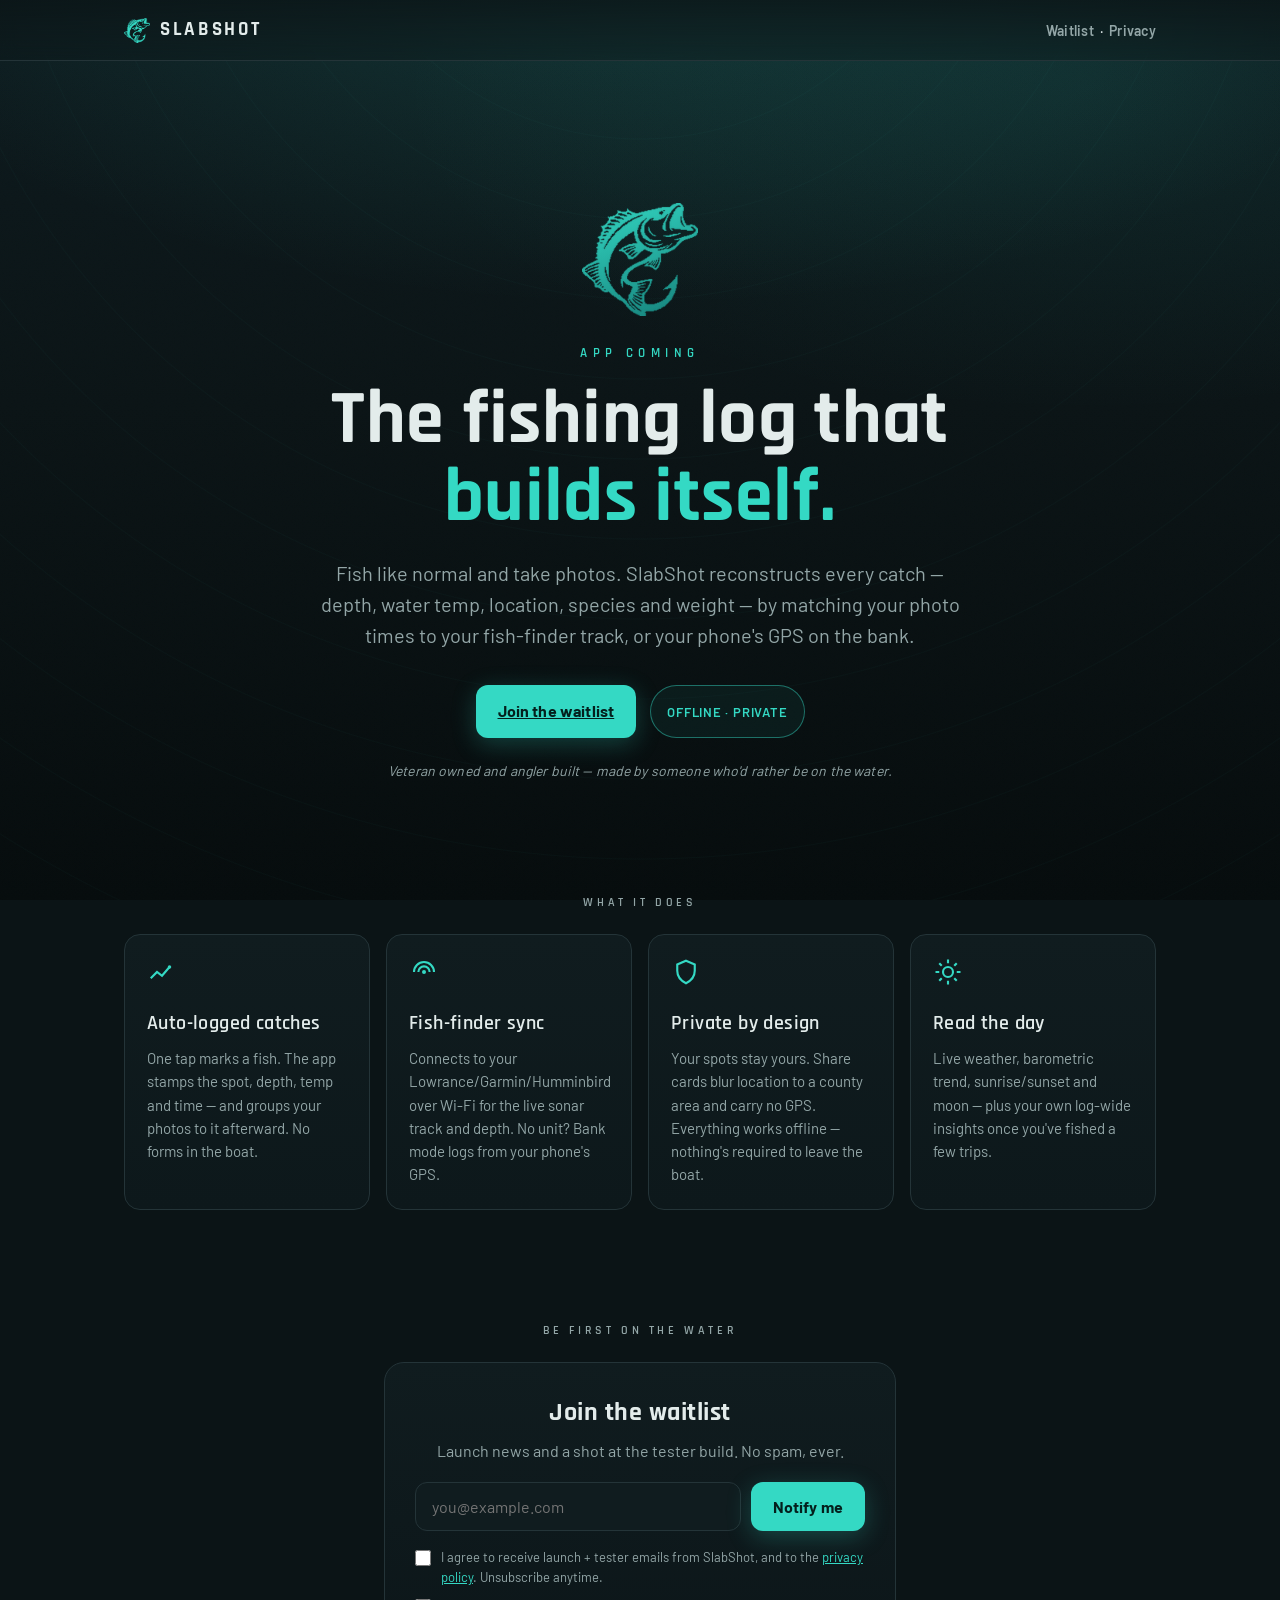
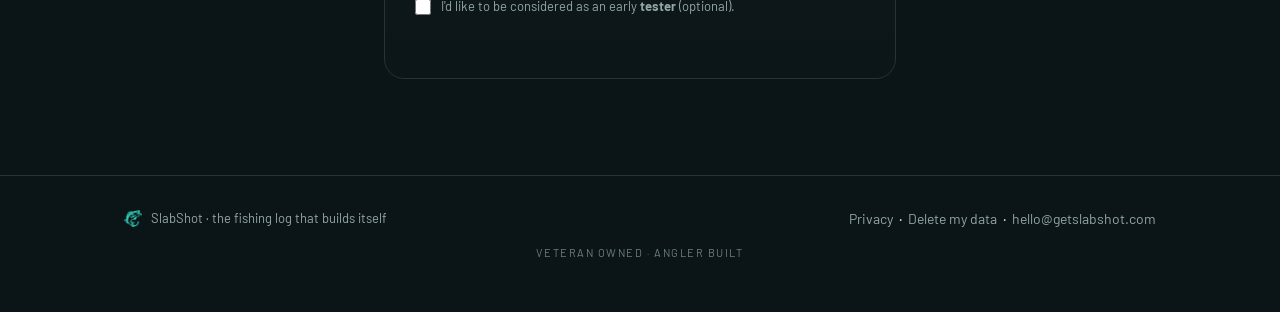
<file: index.html>
<!doctype html>
<html lang="en">
<head>
<meta charset="utf-8">
<meta name="viewport" content="width=device-width, initial-scale=1">
<title>SlabShot — the fishing log that builds itself</title>
<meta name="description" content="SlabShot reconstructs every catch — depth, temp, location, species, weight — from your fish-finder track or phone GPS by matching your photo times. Offline. Private. App coming.">
<link rel="canonical" href="https://getslabshot.com/">
<meta property="og:title" content="SlabShot — the fishing log that builds itself">
<meta property="og:description" content="Auto-logged catches from your fish-finder or phone GPS. Offline, private, built for the water. Join the waitlist.">
<meta property="og:type" content="website">
<meta property="og:url" content="https://getslabshot.com/">
<meta property="og:image" content="https://getslabshot.com/assets/img/icon-512.png">
<meta name="theme-color" content="#0B1416">
<link rel="icon" href="/favicon.ico" sizes="any">
<link rel="icon" type="image/png" sizes="32x32" href="/assets/img/icon-32.png">
<link rel="icon" type="image/png" sizes="16x16" href="/assets/img/icon-16.png">
<link rel="apple-touch-icon" href="/assets/img/icon-180.png">
<link rel="manifest" href="/site.webmanifest">
<link rel="preload" as="font" href="/assets/fonts/rajdhani_bold.ttf" type="font/ttf" crossorigin>
<link rel="stylesheet" href="/assets/css/slab.css">
</head>
<body>
<div class="bg" aria-hidden="true"></div>

<header class="bar">
  <div class="wrap">
    <a class="brand" href="/">
      <span class="mark" aria-hidden="true"></span>
      <span class="wordmark">SLABSHOT</span>
    </a>
    <nav><a href="#waitlist">Waitlist</a> &nbsp;·&nbsp; <a href="/privacy.html">Privacy</a></nav>
  </div>
</header>

<main>
  <!-- HERO -->
  <section class="hero">
    <div class="wrap">
      <div class="mark-xl reveal d1" aria-hidden="true"></div>
      <p class="eyebrow reveal d1">App coming</p>
      <h1 class="reveal d2">The fishing log that<br><span class="accent">builds itself.</span></h1>
      <p class="lede reveal d3">
        Fish like normal and take photos. SlabShot reconstructs every catch — depth, water
        temp, location, species and weight — by matching your photo times to your fish-finder
        track, or your phone's GPS on the bank.
      </p>
      <div class="cta-row reveal d4">
        <a class="btn" href="#waitlist">Join the waitlist</a>
        <span class="pill">Offline · Private</span>
      </div>
      <p class="founder-note reveal d4">Veteran owned and angler built — made by someone who'd rather be on the water.</p>
    </div>
  </section>

  <!-- WHAT IT DOES -->
  <section>
    <div class="wrap">
      <p class="section-label">What it does</p>
      <div class="grid">
        <div class="card reveal d1">
          <svg class="ic" viewBox="0 0 24 24" fill="none" stroke="currentColor" stroke-width="1.7"><path d="M3 17l5-5 4 3 6-7"/><circle cx="18" cy="8" r="1.4" fill="currentColor" stroke="none"/></svg>
          <h3>Auto-logged catches</h3>
          <p>One tap marks a fish. The app stamps the spot, depth, temp and time — and groups your
          photos to it afterward. No forms in the boat.</p>
        </div>
        <div class="card reveal d2">
          <svg class="ic" viewBox="0 0 24 24" fill="none" stroke="currentColor" stroke-width="1.7"><path d="M4 12a8 8 0 0 1 16 0"/><path d="M7.5 12a4.5 4.5 0 0 1 9 0"/><circle cx="12" cy="12" r="1.6" fill="currentColor" stroke="none"/></svg>
          <h3>Fish-finder sync</h3>
          <p>Connects to your Lowrance/Garmin/Humminbird over Wi-Fi for the live sonar track and
          depth. No unit? Bank mode logs from your phone's GPS.</p>
        </div>
        <div class="card reveal d3">
          <svg class="ic" viewBox="0 0 24 24" fill="none" stroke="currentColor" stroke-width="1.7"><path d="M12 3l7 3v5c0 4.5-3 8-7 10-4-2-7-5.5-7-10V6z"/></svg>
          <h3>Private by design</h3>
          <p>Your spots stay yours. Share cards blur location to a county area and carry no GPS.
          Everything works offline — nothing's required to leave the boat.</p>
        </div>
        <div class="card reveal d4">
          <svg class="ic" viewBox="0 0 24 24" fill="none" stroke="currentColor" stroke-width="1.7"><circle cx="12" cy="12" r="4"/><path d="M12 2v3M12 19v3M2 12h3M19 12h3M5 5l2 2M17 17l2 2M19 5l-2 2M7 17l-2 2"/></svg>
          <h3>Read the day</h3>
          <p>Live weather, barometric trend, sunrise/sunset and moon — plus your own log-wide
          insights once you've fished a few trips.</p>
        </div>
      </div>
    </div>
  </section>

  <!-- WAITLIST -->
  <section id="waitlist">
    <div class="wrap signup">
      <p class="section-label">Be first on the water</p>
      <div class="signup-card reveal d1">
        <h3 style="font-family:Rajdhani;font-weight:700;font-size:26px;letter-spacing:.02em;">Join the waitlist</h3>
        <p style="color:var(--muted);margin-top:6px;">Launch news and a shot at the tester build. No spam, ever.</p>
        <form id="waitform" method="POST" action="/api/waitlist" novalidate>
          <div class="field-row" style="margin-top:18px;">
            <input type="email" name="email" placeholder="you@example.com" required autocomplete="email" aria-label="Email address">
            <button class="btn" type="submit">Notify me</button>
          </div>
          <label class="consent">
            <input type="checkbox" name="consent" value="yes" required>
            <span>I agree to receive launch + tester emails from SlabShot, and to the
              <a href="/privacy.html">privacy policy</a>. Unsubscribe anytime.</span>
          </label>
          <label class="consent" style="margin-top:8px;">
            <input type="checkbox" name="tester" value="yes">
            <span>I'd like to be considered as an early <strong>tester</strong> (optional).</span>
          </label>
          <p class="form-note" id="note" role="status" aria-live="polite"></p>
        </form>
      </div>
    </div>
  </section>
</main>

<footer>
  <div class="wrap">
    <span class="foot-mark"><span class="mark" aria-hidden="true" style="width:18px;height:18px;"></span> SlabShot · the fishing log that builds itself</span>
    <span><a href="/privacy.html">Privacy</a> &nbsp;·&nbsp; <a href="/delete-data.html">Delete my data</a> &nbsp;·&nbsp; <a href="mailto:hello@getslabshot.com">hello@getslabshot.com</a></span>
  </div>
  <div class="wrap"><span class="foot-cred">Veteran owned · angler built</span></div>
</footer>

<script src="/assets/js/waitlist.js" defer></script>
</body>
</html>
</file>
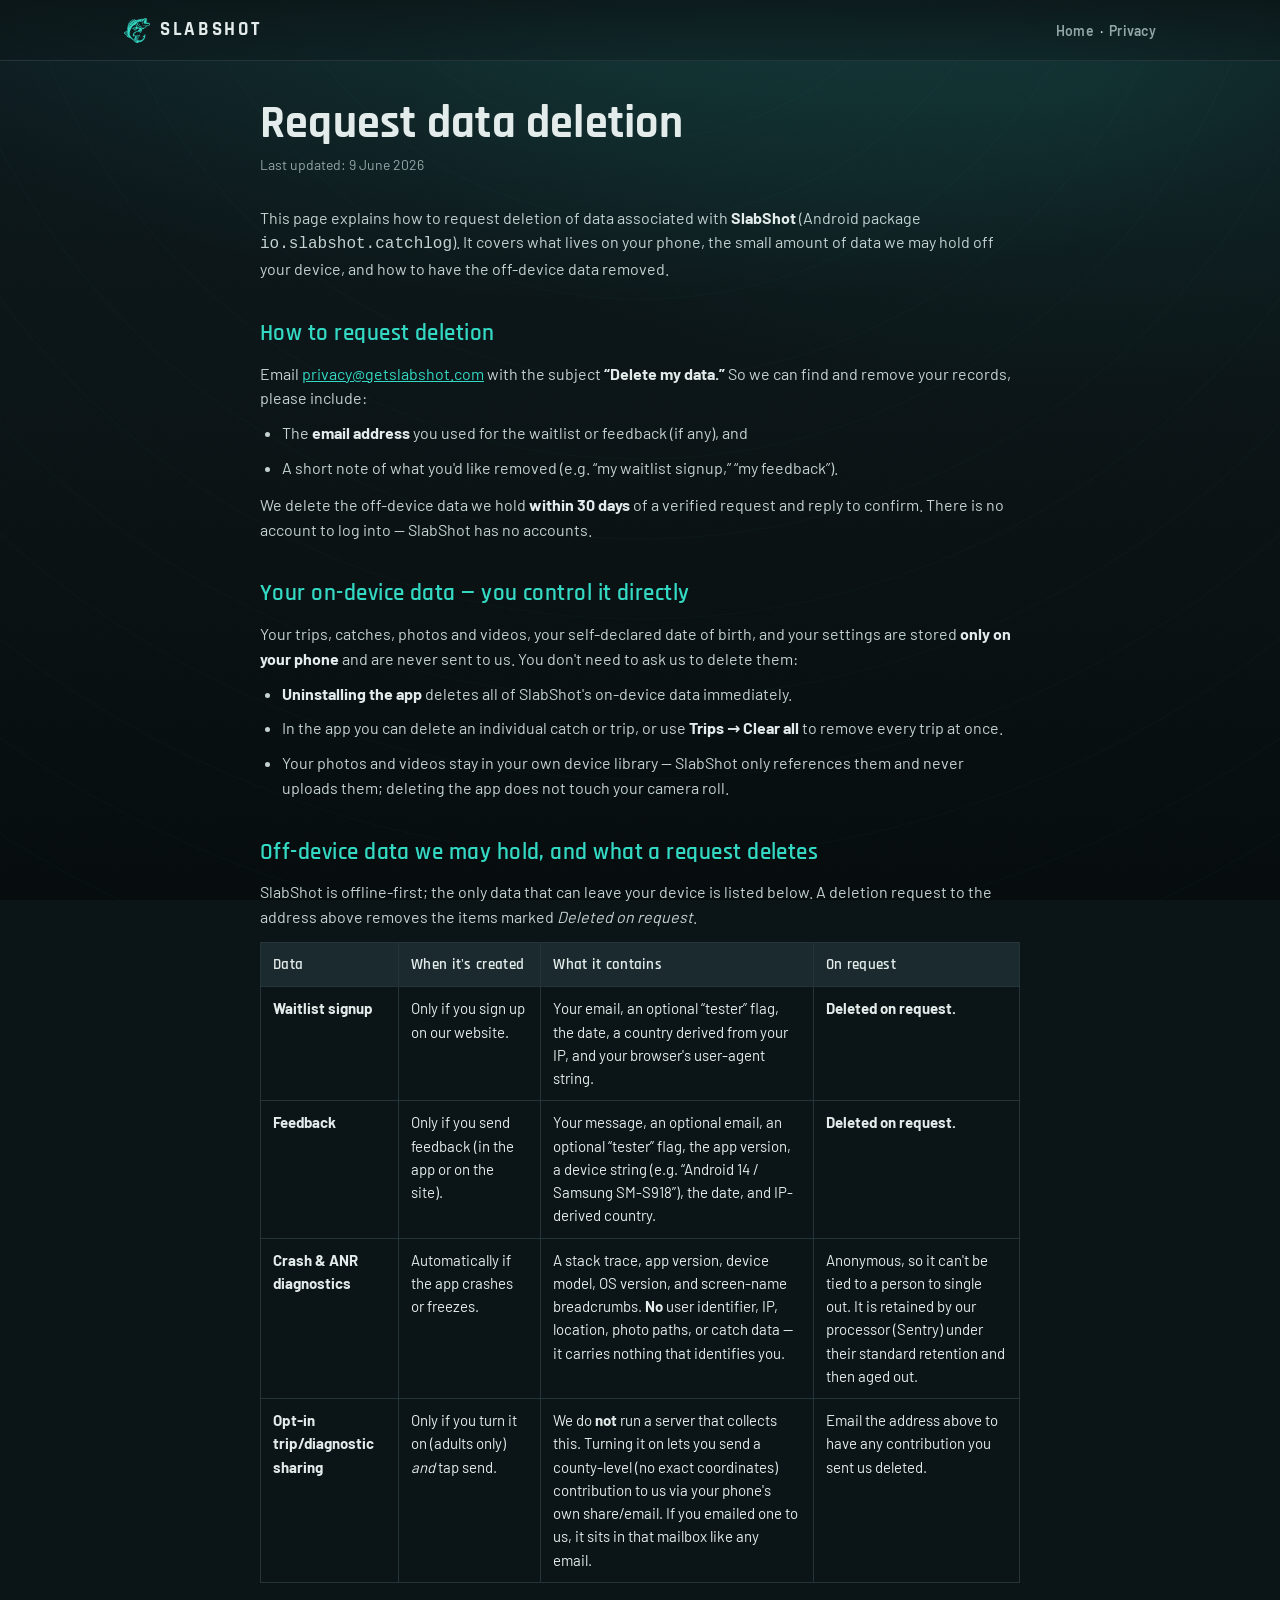
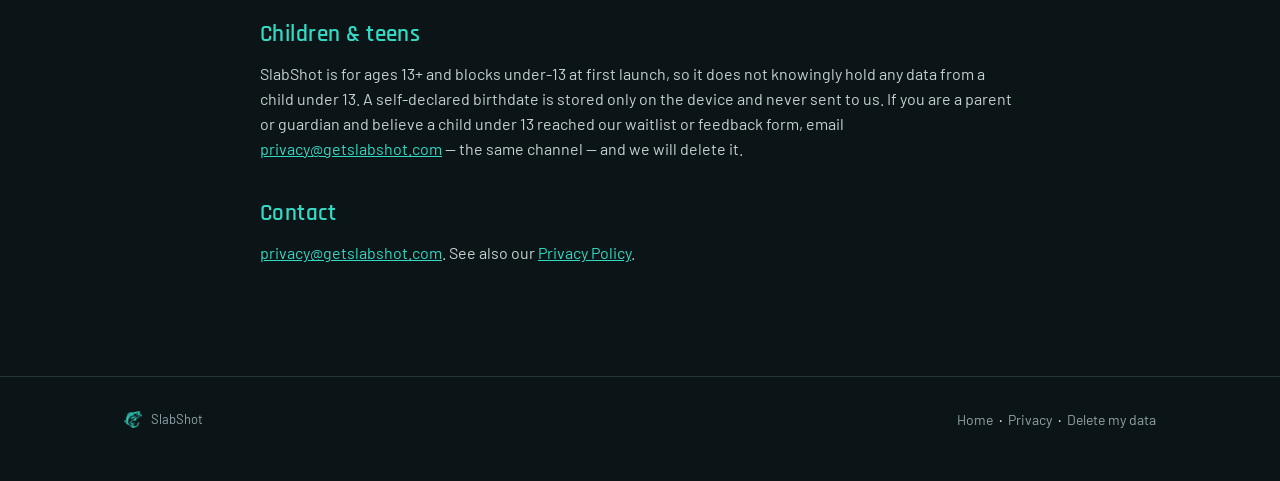
<file: delete-data.html>
<!doctype html>
<html lang="en">
<head>
<meta charset="utf-8">
<meta name="viewport" content="width=device-width, initial-scale=1">
<title>Request Data Deletion — SlabShot</title>
<meta name="description" content="How to request deletion of any SlabShot data: what's held off your device, the steps to request removal, and what's kept. Accurate to the app.">
<link rel="canonical" href="https://getslabshot.com/delete-data.html">
<meta name="theme-color" content="#0B1416">
<link rel="icon" href="/favicon.ico" sizes="any">
<link rel="icon" type="image/png" sizes="32x32" href="/assets/img/icon-32.png">
<link rel="apple-touch-icon" href="/assets/img/icon-180.png">
<link rel="stylesheet" href="/assets/css/slab.css">
</head>
<body>
<div class="bg" aria-hidden="true"></div>

<header class="bar">
  <div class="wrap">
    <a class="brand" href="/">
      <span class="mark" aria-hidden="true"></span>
      <span class="wordmark">SLABSHOT</span>
    </a>
    <nav><a href="/">Home</a> &nbsp;·&nbsp; <a href="/privacy.html">Privacy</a></nav>
  </div>
</header>

<main class="wrap">
<article class="prose">
  <h1>Request data deletion</h1>
  <p class="updated">Last updated: 9 June 2026</p>

  <p>This page explains how to request deletion of data associated with <strong>SlabShot</strong>
  (Android package <code>io.slabshot.catchlog</code>). It covers what lives on your phone, the small
  amount of data we may hold off your device, and how to have the off-device data removed.</p>

  <h2>How to request deletion</h2>
  <p>Email <a href="mailto:privacy@getslabshot.com?subject=Delete%20my%20data">privacy@getslabshot.com</a>
  with the subject <strong>“Delete my data.”</strong> So we can find and remove your records, please
  include:</p>
  <ul>
    <li>The <strong>email address</strong> you used for the waitlist or feedback (if any), and</li>
    <li>A short note of what you'd like removed (e.g. “my waitlist signup,” “my feedback”).</li>
  </ul>
  <p>We delete the off-device data we hold <strong>within 30 days</strong> of a verified request and
  reply to confirm. There is no account to log into — SlabShot has no accounts.</p>

  <h2>Your on-device data — you control it directly</h2>
  <p>Your trips, catches, photos and videos, your self-declared date of birth, and your settings are
  stored <strong>only on your phone</strong> and are never sent to us. You don't need to ask us to
  delete them:</p>
  <ul>
    <li><strong>Uninstalling the app</strong> deletes all of SlabShot's on-device data immediately.</li>
    <li>In the app you can delete an individual catch or trip, or use <strong>Trips → Clear all</strong>
      to remove every trip at once.</li>
    <li>Your photos and videos stay in your own device library — SlabShot only references them and
      never uploads them; deleting the app does not touch your camera roll.</li>
  </ul>

  <h2>Off-device data we may hold, and what a request deletes</h2>
  <p>SlabShot is offline-first; the only data that can leave your device is listed below. A deletion
  request to the address above removes the items marked <em>Deleted on request</em>.</p>
  <table>
    <thead><tr><th>Data</th><th>When it's created</th><th>What it contains</th><th>On request</th></tr></thead>
    <tbody>
      <tr>
        <td><strong>Waitlist signup</strong></td>
        <td>Only if you sign up on our website.</td>
        <td>Your email, an optional “tester” flag, the date, a country derived from your IP, and your
          browser's user-agent string.</td>
        <td><strong>Deleted on request.</strong></td>
      </tr>
      <tr>
        <td><strong>Feedback</strong></td>
        <td>Only if you send feedback (in the app or on the site).</td>
        <td>Your message, an optional email, an optional “tester” flag, the app version, a device
          string (e.g. “Android&nbsp;14 / Samsung&nbsp;SM-S918”), the date, and IP-derived country.</td>
        <td><strong>Deleted on request.</strong></td>
      </tr>
      <tr>
        <td><strong>Crash &amp; ANR diagnostics</strong></td>
        <td>Automatically if the app crashes or freezes.</td>
        <td>A stack trace, app version, device model, OS version, and screen-name breadcrumbs.
          <strong>No</strong> user identifier, IP, location, photo paths, or catch data — it carries
          nothing that identifies you.</td>
        <td>Anonymous, so it can't be tied to a person to single out. It is retained by our processor
          (Sentry) under their standard retention and then aged out.</td>
      </tr>
      <tr>
        <td><strong>Opt-in trip/diagnostic sharing</strong></td>
        <td>Only if you turn it on (adults only) <em>and</em> tap send.</td>
        <td>We do <strong>not</strong> run a server that collects this. Turning it on lets you send a
          county-level (no exact coordinates) contribution to us via your phone's own share/email. If
          you emailed one to us, it sits in that mailbox like any email.</td>
        <td>Email the address above to have any contribution you sent us deleted.</td>
      </tr>
    </tbody>
  </table>

  <h2>Children &amp; teens</h2>
  <p>SlabShot is for ages 13+ and blocks under-13 at first launch, so it does not knowingly hold any
  data from a child under 13. A self-declared birthdate is stored only on the device and never sent
  to us. If you are a parent or guardian and believe a child under 13 reached our waitlist or
  feedback form, email <a href="mailto:privacy@getslabshot.com?subject=Delete%20my%20data">privacy@getslabshot.com</a>
  — the same channel — and we will delete it.</p>

  <h2>Contact</h2>
  <p><a href="mailto:privacy@getslabshot.com?subject=Delete%20my%20data">privacy@getslabshot.com</a>.
  See also our <a href="/privacy.html">Privacy Policy</a>.</p>
</article>
</main>

<footer>
  <div class="wrap">
    <span class="foot-mark"><span class="mark" aria-hidden="true" style="width:18px;height:18px;"></span> SlabShot</span>
    <span><a href="/">Home</a> &nbsp;·&nbsp; <a href="/privacy.html">Privacy</a> &nbsp;·&nbsp; <a href="/delete-data.html">Delete my data</a></span>
  </div>
</footer>
</body>
</html>
</file>
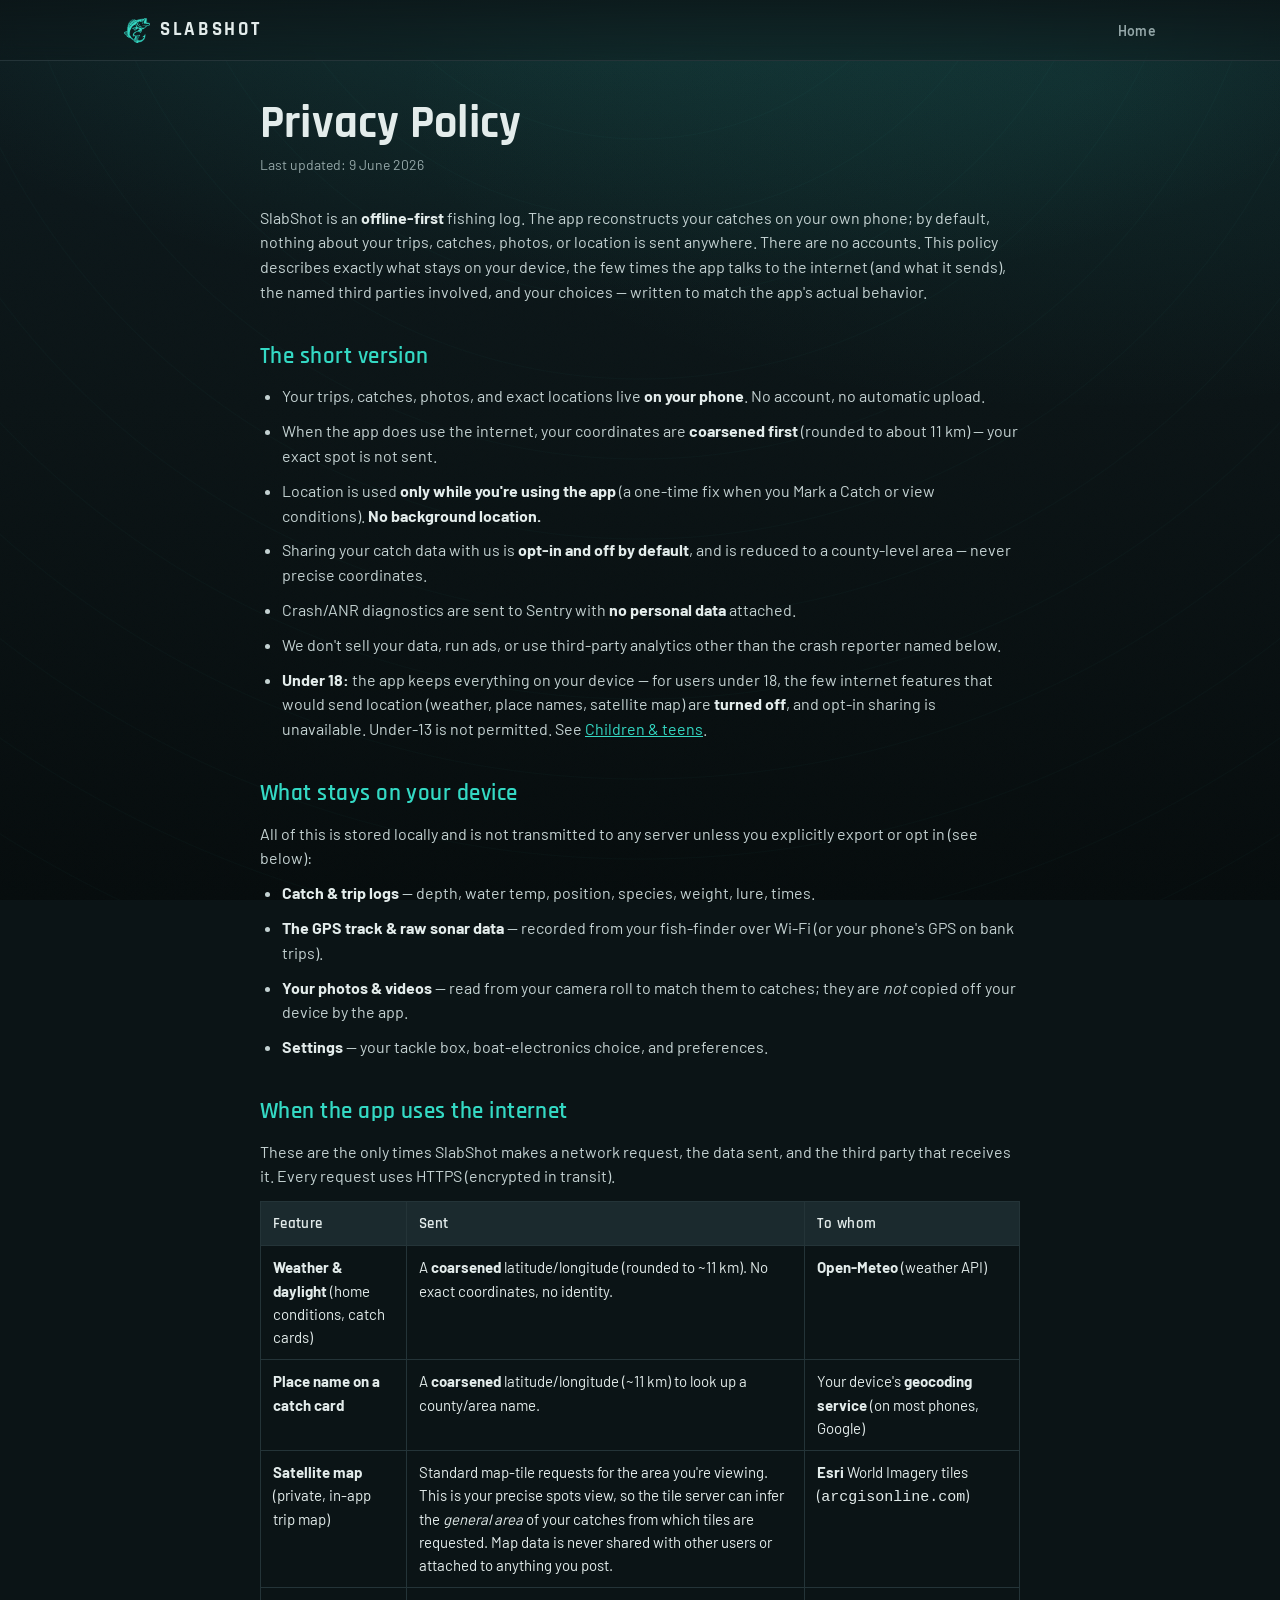
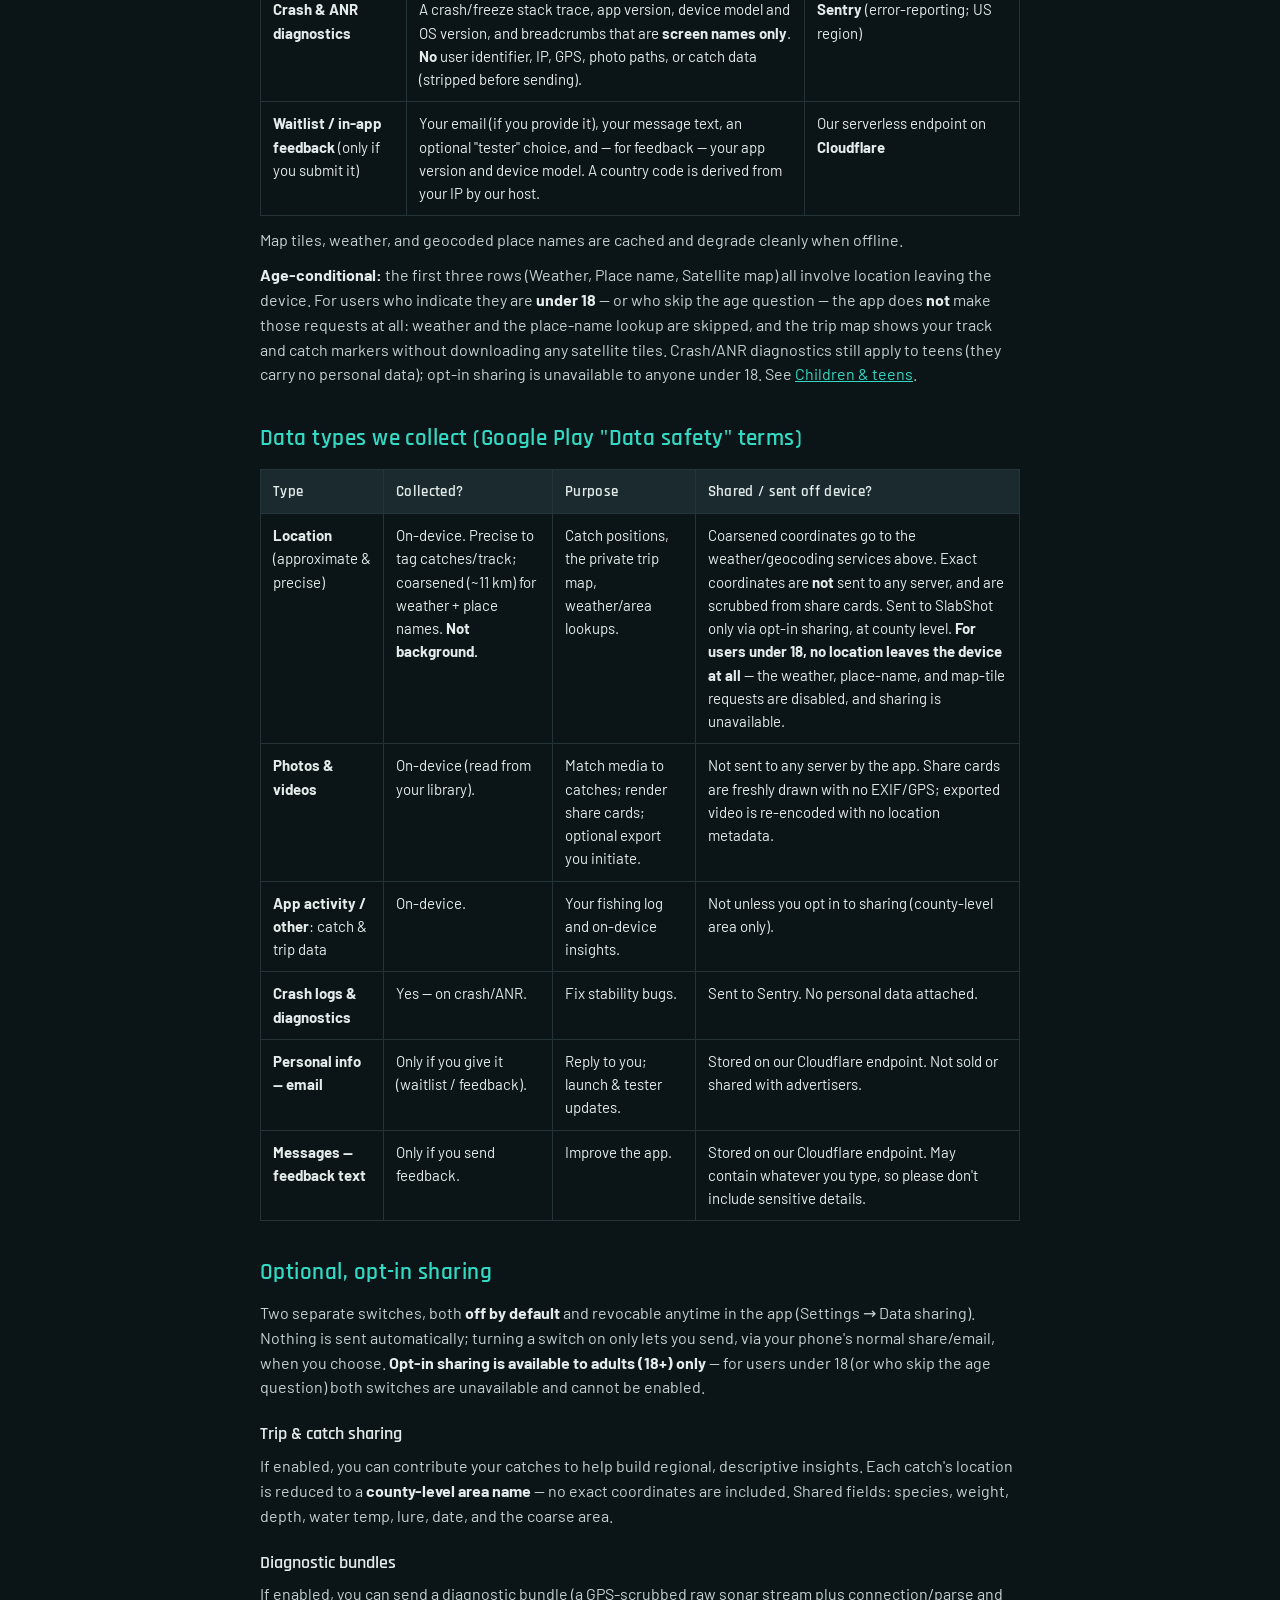
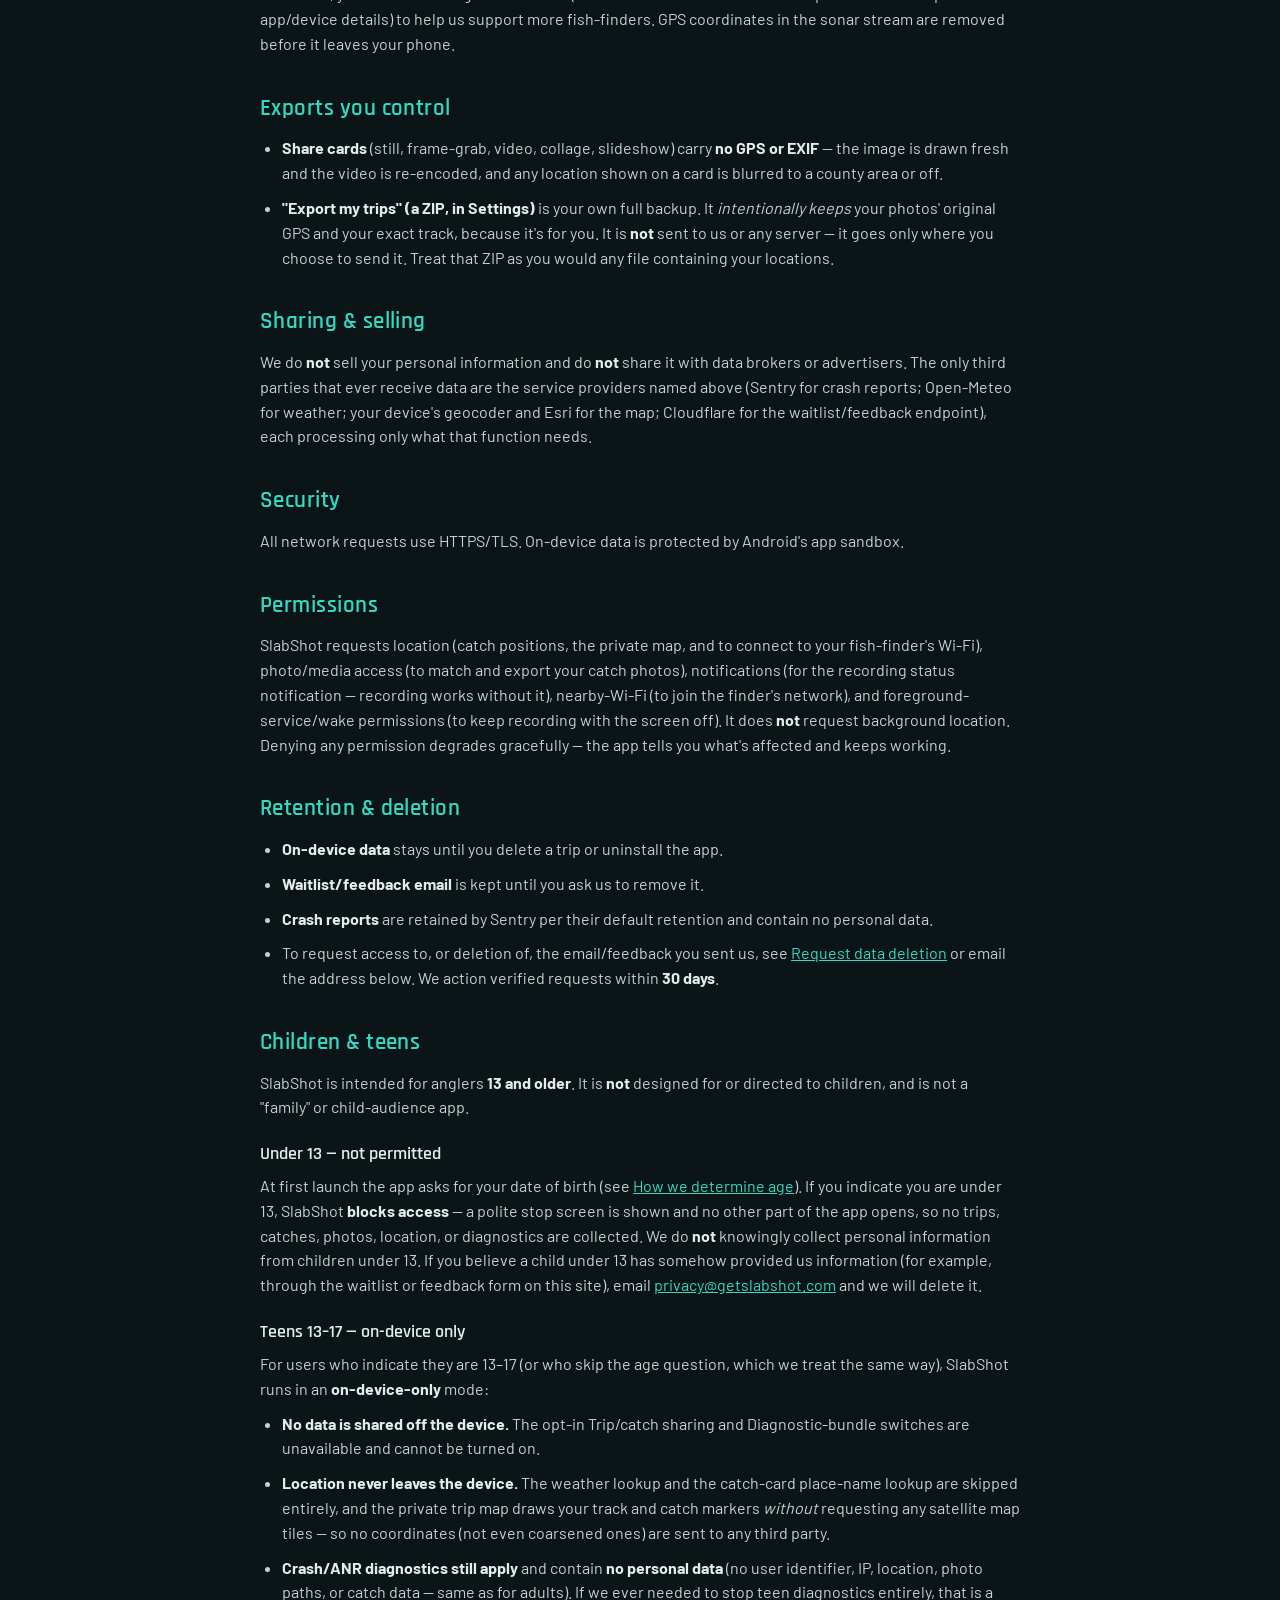
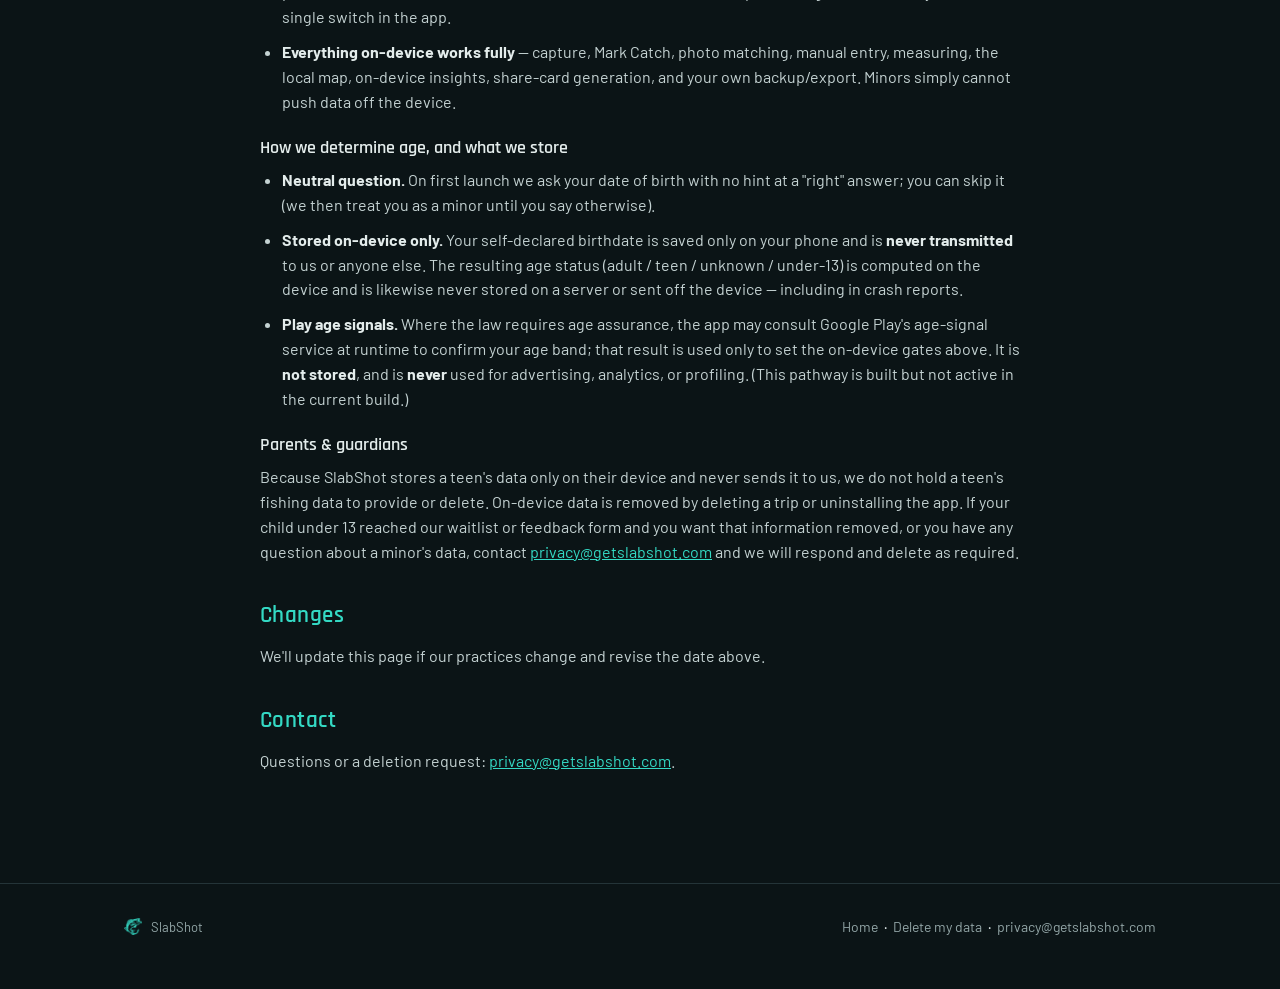
<file: privacy.html>
<!doctype html>
<html lang="en">
<head>
<meta charset="utf-8">
<meta name="viewport" content="width=device-width, initial-scale=1">
<title>Privacy Policy — SlabShot</title>
<meta name="description" content="How SlabShot handles your data: offline by default, opt-in sharing, location coarsened before it ever leaves your phone. Plain-language and accurate to the app.">
<link rel="canonical" href="https://getslabshot.com/privacy.html">
<meta name="theme-color" content="#0B1416">
<link rel="icon" href="/favicon.ico" sizes="any">
<link rel="icon" type="image/png" sizes="32x32" href="/assets/img/icon-32.png">
<link rel="apple-touch-icon" href="/assets/img/icon-180.png">
<link rel="stylesheet" href="/assets/css/slab.css">
</head>
<body>
<div class="bg" aria-hidden="true"></div>

<header class="bar">
  <div class="wrap">
    <a class="brand" href="/">
      <span class="mark" aria-hidden="true"></span>
      <span class="wordmark">SLABSHOT</span>
    </a>
    <nav><a href="/">Home</a></nav>
  </div>
</header>

<main class="wrap">
<article class="prose">
  <h1>Privacy Policy</h1>
  <p class="updated">Last updated: 9 June 2026</p>

  <p>SlabShot is an <strong>offline-first</strong> fishing log. The app reconstructs your catches on
  your own phone; by default, nothing about your trips, catches, photos, or location is sent
  anywhere. There are no accounts. This policy describes exactly what stays on your device, the few
  times the app talks to the internet (and what it sends), the named third parties involved, and
  your choices — written to match the app's actual behavior.</p>

  <h2>The short version</h2>
  <ul>
    <li>Your trips, catches, photos, and exact locations live <strong>on your phone</strong>. No
      account, no automatic upload.</li>
    <li>When the app does use the internet, your coordinates are <strong>coarsened first</strong>
      (rounded to about 11&nbsp;km) — your exact spot is not sent.</li>
    <li>Location is used <strong>only while you're using the app</strong> (a one-time fix when you
      Mark a Catch or view conditions). <strong>No background location.</strong></li>
    <li>Sharing your catch data with us is <strong>opt-in and off by default</strong>, and is
      reduced to a county-level area — never precise coordinates.</li>
    <li>Crash/ANR diagnostics are sent to Sentry with <strong>no personal data</strong> attached.</li>
    <li>We don't sell your data, run ads, or use third-party analytics other than the crash
      reporter named below.</li>
    <li><strong>Under 18:</strong> the app keeps everything on your device — for users under 18,
      the few internet features that would send location (weather, place names, satellite map) are
      <strong>turned off</strong>, and opt-in sharing is unavailable. Under-13 is not permitted.
      See <a href="#minors">Children &amp; teens</a>.</li>
  </ul>

  <h2>What stays on your device</h2>
  <p>All of this is stored locally and is not transmitted to any server unless you explicitly export
  or opt in (see below):</p>
  <ul>
    <li><strong>Catch &amp; trip logs</strong> — depth, water temp, position, species, weight, lure,
      times.</li>
    <li><strong>The GPS track &amp; raw sonar data</strong> — recorded from your fish-finder over
      Wi-Fi (or your phone's GPS on bank trips).</li>
    <li><strong>Your photos &amp; videos</strong> — read from your camera roll to match them to
      catches; they are <em>not</em> copied off your device by the app.</li>
    <li><strong>Settings</strong> — your tackle box, boat-electronics choice, and preferences.</li>
  </ul>

  <h2>When the app uses the internet</h2>
  <p>These are the only times SlabShot makes a network request, the data sent, and the third party
  that receives it. Every request uses HTTPS (encrypted in transit).</p>
  <table>
    <thead><tr><th>Feature</th><th>Sent</th><th>To whom</th></tr></thead>
    <tbody>
      <tr>
        <td><strong>Weather &amp; daylight</strong> (home conditions, catch cards)</td>
        <td>A <strong>coarsened</strong> latitude/longitude (rounded to ~11&nbsp;km). No exact
          coordinates, no identity.</td>
        <td><strong>Open-Meteo</strong> (weather API)</td>
      </tr>
      <tr>
        <td><strong>Place name on a catch card</strong></td>
        <td>A <strong>coarsened</strong> latitude/longitude (~11&nbsp;km) to look up a county/area
          name.</td>
        <td>Your device's <strong>geocoding service</strong> (on most phones, Google)</td>
      </tr>
      <tr>
        <td><strong>Satellite map</strong> (private, in-app trip map)</td>
        <td>Standard map-tile requests for the area you're viewing. This is your precise spots view,
          so the tile server can infer the <em>general area</em> of your catches from which tiles
          are requested. Map data is never shared with other users or attached to anything you post.</td>
        <td><strong>Esri</strong> World Imagery tiles (<code>arcgisonline.com</code>)</td>
      </tr>
      <tr>
        <td><strong>Crash &amp; ANR diagnostics</strong></td>
        <td>A crash/freeze stack trace, app version, device model and OS version, and breadcrumbs
          that are <strong>screen names only</strong>. <strong>No</strong> user identifier, IP,
          GPS, photo paths, or catch data (stripped before sending).</td>
        <td><strong>Sentry</strong> (error-reporting; US region)</td>
      </tr>
      <tr>
        <td><strong>Waitlist / in-app feedback</strong> (only if you submit it)</td>
        <td>Your email (if you provide it), your message text, an optional "tester" choice, and — for
          feedback — your app version and device model. A country code is derived from your IP by
          our host.</td>
        <td>Our serverless endpoint on <strong>Cloudflare</strong></td>
      </tr>
    </tbody>
  </table>
  <p>Map tiles, weather, and geocoded place names are cached and degrade cleanly when offline.</p>
  <p><strong>Age-conditional:</strong> the first three rows (Weather, Place name, Satellite map) all
  involve location leaving the device. For users who indicate they are <strong>under 18</strong> — or
  who skip the age question — the app does <strong>not</strong> make those requests at all: weather
  and the place-name lookup are skipped, and the trip map shows your track and catch markers without
  downloading any satellite tiles. Crash/ANR diagnostics still apply to teens (they carry no personal
  data); opt-in sharing is unavailable to anyone under 18. See <a href="#minors">Children &amp;
  teens</a>.</p>

  <h2>Data types we collect (Google Play "Data safety" terms)</h2>
  <table>
    <thead><tr><th>Type</th><th>Collected?</th><th>Purpose</th><th>Shared / sent off device?</th></tr></thead>
    <tbody>
      <tr>
        <td><strong>Location</strong> (approximate &amp; precise)</td>
        <td>On-device. Precise to tag catches/track; coarsened (~11&nbsp;km) for weather + place
          names. <strong>Not background.</strong></td>
        <td>Catch positions, the private trip map, weather/area lookups.</td>
        <td>Coarsened coordinates go to the weather/geocoding services above. Exact coordinates are
          <strong>not</strong> sent to any server, and are scrubbed from share cards. Sent to SlabShot
          only via opt-in sharing, at county level. <strong>For users under 18, no location leaves the
          device at all</strong> — the weather, place-name, and map-tile requests are disabled, and
          sharing is unavailable.</td>
      </tr>
      <tr>
        <td><strong>Photos &amp; videos</strong></td>
        <td>On-device (read from your library).</td>
        <td>Match media to catches; render share cards; optional export you initiate.</td>
        <td>Not sent to any server by the app. Share cards are freshly drawn with no EXIF/GPS;
          exported video is re-encoded with no location metadata.</td>
      </tr>
      <tr>
        <td><strong>App activity / other</strong>: catch &amp; trip data</td>
        <td>On-device.</td>
        <td>Your fishing log and on-device insights.</td>
        <td>Not unless you opt in to sharing (county-level area only).</td>
      </tr>
      <tr>
        <td><strong>Crash logs &amp; diagnostics</strong></td>
        <td>Yes — on crash/ANR.</td>
        <td>Fix stability bugs.</td>
        <td>Sent to Sentry. No personal data attached.</td>
      </tr>
      <tr>
        <td><strong>Personal info — email</strong></td>
        <td>Only if you give it (waitlist / feedback).</td>
        <td>Reply to you; launch &amp; tester updates.</td>
        <td>Stored on our Cloudflare endpoint. Not sold or shared with advertisers.</td>
      </tr>
      <tr>
        <td><strong>Messages — feedback text</strong></td>
        <td>Only if you send feedback.</td>
        <td>Improve the app.</td>
        <td>Stored on our Cloudflare endpoint. May contain whatever you type, so please don't include
          sensitive details.</td>
      </tr>
    </tbody>
  </table>

  <h2>Optional, opt-in sharing</h2>
  <p>Two separate switches, both <strong>off by default</strong> and revocable anytime in the app
  (Settings → Data sharing). Nothing is sent automatically; turning a switch on only lets you send,
  via your phone's normal share/email, when you choose. <strong>Opt-in sharing is available to
  adults (18+) only</strong> — for users under 18 (or who skip the age question) both switches are
  unavailable and cannot be enabled.</p>
  <h3>Trip &amp; catch sharing</h3>
  <p>If enabled, you can contribute your catches to help build regional, descriptive insights. Each
  catch's location is reduced to a <strong>county-level area name</strong> — no exact coordinates
  are included. Shared fields: species, weight, depth, water temp, lure, date, and the coarse area.</p>
  <h3>Diagnostic bundles</h3>
  <p>If enabled, you can send a diagnostic bundle (a GPS-scrubbed raw sonar stream plus
  connection/parse and app/device details) to help us support more fish-finders. GPS coordinates in
  the sonar stream are removed before it leaves your phone.</p>

  <h2>Exports you control</h2>
  <ul>
    <li><strong>Share cards</strong> (still, frame-grab, video, collage, slideshow) carry
      <strong>no GPS or EXIF</strong> — the image is drawn fresh and the video is re-encoded, and
      any location shown on a card is blurred to a county area or off.</li>
    <li><strong>"Export my trips" (a ZIP, in Settings)</strong> is your own full backup. It
      <em>intentionally keeps</em> your photos' original GPS and your exact track, because it's for
      you. It is <strong>not</strong> sent to us or any server — it goes only where you choose to
      send it. Treat that ZIP as you would any file containing your locations.</li>
  </ul>

  <h2>Sharing &amp; selling</h2>
  <p>We do <strong>not</strong> sell your personal information and do <strong>not</strong> share it
  with data brokers or advertisers. The only third parties that ever receive data are the service
  providers named above (Sentry for crash reports; Open-Meteo for weather; your device's geocoder
  and Esri for the map; Cloudflare for the waitlist/feedback endpoint), each processing only what
  that function needs.</p>

  <h2>Security</h2>
  <p>All network requests use HTTPS/TLS. On-device data is protected by Android's app sandbox.</p>

  <h2>Permissions</h2>
  <p>SlabShot requests location (catch positions, the private map, and to connect to your
  fish-finder's Wi-Fi), photo/media access (to match and export your catch photos), notifications
  (for the recording status notification — recording works without it), nearby-Wi-Fi (to join the
  finder's network), and foreground-service/wake permissions (to keep recording with the screen
  off). It does <strong>not</strong> request background location. Denying any permission degrades
  gracefully — the app tells you what's affected and keeps working.</p>

  <h2>Retention &amp; deletion</h2>
  <ul>
    <li><strong>On-device data</strong> stays until you delete a trip or uninstall the app.</li>
    <li><strong>Waitlist/feedback email</strong> is kept until you ask us to remove it.</li>
    <li><strong>Crash reports</strong> are retained by Sentry per their default retention and contain
      no personal data.</li>
    <li>To request access to, or deletion of, the email/feedback you sent us, see
      <a href="/delete-data.html">Request data deletion</a> or email the address below. We action
      verified requests within <strong>30 days</strong>.</li>
  </ul>

  <h2 id="minors">Children &amp; teens</h2>
  <p>SlabShot is intended for anglers <strong>13 and older</strong>. It is <strong>not</strong>
  designed for or directed to children, and is not a "family" or child-audience app.</p>

  <h3>Under 13 — not permitted</h3>
  <p>At first launch the app asks for your date of birth (see <a href="#age">How we determine
  age</a>). If you indicate you are under 13, SlabShot <strong>blocks access</strong> — a polite
  stop screen is shown and no other part of the app opens, so no trips, catches, photos, location,
  or diagnostics are collected. We do <strong>not</strong> knowingly collect personal information
  from children under 13. If you believe a child under 13 has somehow provided us information (for
  example, through the waitlist or feedback form on this site), email
  <a href="mailto:privacy@getslabshot.com">privacy@getslabshot.com</a> and we will delete it.</p>

  <h3>Teens 13–17 — on-device only</h3>
  <p>For users who indicate they are 13–17 (or who skip the age question, which we treat the same
  way), SlabShot runs in an <strong>on-device-only</strong> mode:</p>
  <ul>
    <li><strong>No data is shared off the device.</strong> The opt-in Trip/catch sharing and
      Diagnostic-bundle switches are unavailable and cannot be turned on.</li>
    <li><strong>Location never leaves the device.</strong> The weather lookup and the catch-card
      place-name lookup are skipped entirely, and the private trip map draws your track and catch
      markers <em>without</em> requesting any satellite map tiles — so no coordinates (not even
      coarsened ones) are sent to any third party.</li>
    <li><strong>Crash/ANR diagnostics still apply</strong> and contain <strong>no personal
      data</strong> (no user identifier, IP, location, photo paths, or catch data — same as for
      adults). If we ever needed to stop teen diagnostics entirely, that is a single switch in the
      app.</li>
    <li><strong>Everything on-device works fully</strong> — capture, Mark Catch, photo matching,
      manual entry, measuring, the local map, on-device insights, share-card generation, and your
      own backup/export. Minors simply cannot push data off the device.</li>
  </ul>

  <h3 id="age">How we determine age, and what we store</h3>
  <ul>
    <li><strong>Neutral question.</strong> On first launch we ask your date of birth with no hint at
      a "right" answer; you can skip it (we then treat you as a minor until you say otherwise).</li>
    <li><strong>Stored on-device only.</strong> Your self-declared birthdate is saved only on your
      phone and is <strong>never transmitted</strong> to us or anyone else. The resulting age status
      (adult / teen / unknown / under-13) is computed on the device and is likewise never stored on a
      server or sent off the device — including in crash reports.</li>
    <li><strong>Play age signals.</strong> Where the law requires age assurance, the app may consult
      Google Play's age-signal service at runtime to confirm your age band; that result is used only
      to set the on-device gates above. It is <strong>not stored</strong>, and is <strong>never</strong>
      used for advertising, analytics, or profiling. (This pathway is built but not active in the
      current build.)</li>
  </ul>

  <h3>Parents &amp; guardians</h3>
  <p>Because SlabShot stores a teen's data only on their device and never sends it to us, we do not
  hold a teen's fishing data to provide or delete. On-device data is removed by deleting a trip or
  uninstalling the app. If your child under 13 reached our waitlist or feedback form and you want
  that information removed, or you have any question about a minor's data, contact
  <a href="mailto:privacy@getslabshot.com">privacy@getslabshot.com</a> and we will respond and delete
  as required.</p>

  <h2>Changes</h2>
  <p>We'll update this page if our practices change and revise the date above.</p>

  <h2>Contact</h2>
  <p>Questions or a deletion request: <a href="mailto:privacy@getslabshot.com">privacy@getslabshot.com</a>.</p>
</article>
</main>

<footer>
  <div class="wrap">
    <span class="foot-mark"><span class="mark" aria-hidden="true" style="width:18px;height:18px;"></span> SlabShot</span>
    <span><a href="/">Home</a> &nbsp;·&nbsp; <a href="/delete-data.html">Delete my data</a> &nbsp;·&nbsp; <a href="mailto:privacy@getslabshot.com">privacy@getslabshot.com</a></span>
  </div>
</footer>
</body>
</html>
</file>
<file: assets/css/slab.css>
/* SlabShot — marine depth-sounder instrument. Dark teal-black, sharp teal, app fonts. */

@font-face { font-family: "Rajdhani"; src: url("../fonts/rajdhani_medium.ttf") format("truetype"); font-weight: 500; font-display: swap; }
@font-face { font-family: "Rajdhani"; src: url("../fonts/rajdhani_semibold.ttf") format("truetype"); font-weight: 600; font-display: swap; }
@font-face { font-family: "Rajdhani"; src: url("../fonts/rajdhani_bold.ttf") format("truetype"); font-weight: 700; font-display: swap; }
@font-face { font-family: "Barlow"; src: url("../fonts/barlow_regular.ttf") format("truetype"); font-weight: 400; font-display: swap; }
@font-face { font-family: "Barlow"; src: url("../fonts/barlow_medium.ttf") format("truetype"); font-weight: 500; font-display: swap; }
@font-face { font-family: "Barlow"; src: url("../fonts/barlow_semibold.ttf") format("truetype"); font-weight: 600; font-display: swap; }
@font-face { font-family: "Barlow"; src: url("../fonts/barlow_bold.ttf") format("truetype"); font-weight: 700; font-display: swap; }

:root {
  --teal:        #34D9C4;   /* sharp accent */
  --teal-bright: #2DD4BF;
  --deep:        #0B1416;   /* background */
  --deep-2:      #0E2A30;   /* deep teal */
  --surface:     #101C1F;
  --surface-2:   #1B2A2E;
  --ink:         #E3ECEB;   /* on-background */
  --muted:       #93A6A7;
  --line:        #243438;
  --maxw: 1080px;
}

* { box-sizing: border-box; margin: 0; padding: 0; }

html { scroll-behavior: smooth; }

body {
  font-family: "Barlow", system-ui, sans-serif;
  color: var(--ink);
  background: var(--deep);
  line-height: 1.55;
  -webkit-font-smoothing: antialiased;
  overflow-x: hidden;
}

/* "Looking into deep water" — layered radial sunlit shallows over a sinking deep, + a faint
   sonar depth-contour pattern and a grain veil. Fixed so content scrolls over the atmosphere. */
.bg {
  position: fixed; inset: 0; z-index: -2;
  background:
    radial-gradient(120% 80% at 50% -10%, rgba(52,217,196,.16), transparent 55%),
    radial-gradient(90% 60% at 85% 10%, rgba(45,212,191,.08), transparent 60%),
    linear-gradient(180deg, #0d1a1e 0%, var(--deep) 45%, #060c0d 100%);
}
.bg::before {            /* sonar depth contours */
  content: ""; position: absolute; inset: 0; opacity: .5;
  background-image: repeating-radial-gradient(circle at 50% -20%,
    transparent 0, transparent 78px, rgba(52,217,196,.05) 79px, transparent 80px);
}
.bg::after {             /* grain veil */
  content: ""; position: absolute; inset: 0; opacity: .035; mix-blend-mode: overlay;
  background-image: url("data:image/svg+xml,%3Csvg xmlns='http://www.w3.org/2000/svg' width='140' height='140'%3E%3Cfilter id='n'%3E%3CfeTurbulence type='fractalNoise' baseFrequency='.9' numOctaves='2'/%3E%3C/filter%3E%3Crect width='100%25' height='100%25' filter='url(%23n)'/%3E%3C/svg%3E");
}

.wrap { width: 100%; max-width: var(--maxw); margin: 0 auto; padding: 0 24px; }

/* ---- top bar ---- */
header.bar {
  position: sticky; top: 0; z-index: 10;
  backdrop-filter: blur(8px);
  background: linear-gradient(180deg, rgba(11,20,22,.78), rgba(11,20,22,.35));
  border-bottom: 1px solid var(--line);
}
.bar .wrap { display: flex; align-items: center; justify-content: space-between; height: 60px; }
.brand { display: flex; align-items: center; gap: 10px; text-decoration: none; }
.mark {
  width: 26px; height: 26px; flex: none;
  background: var(--teal);
  -webkit-mask: url("../img/slabshot_mark.png") center/contain no-repeat;
          mask: url("../img/slabshot_mark.png") center/contain no-repeat;
}
.wordmark { font-family: "Rajdhani"; font-weight: 700; letter-spacing: .14em; font-size: 19px; color: var(--ink); }
.bar nav a { color: var(--muted); text-decoration: none; font-size: 14px; font-weight: 600; letter-spacing: .02em; }
.bar nav a:hover { color: var(--teal); }

/* ---- hero ---- */
.hero { padding: clamp(64px, 12vw, 140px) 0 56px; text-align: center; }
.hero .mark-xl {
  width: clamp(72px, 16vw, 116px); height: clamp(72px, 16vw, 116px); margin: 0 auto 26px;
  background: linear-gradient(160deg, var(--teal), #15807a);
  -webkit-mask: url("../img/slabshot_mark.png") center/contain no-repeat;
          mask: url("../img/slabshot_mark.png") center/contain no-repeat;
  filter: drop-shadow(0 6px 30px rgba(52,217,196,.35));
}
.eyebrow {
  font-family: "Rajdhani"; font-weight: 600; letter-spacing: .42em; text-transform: uppercase;
  font-size: 13px; color: var(--teal); margin-bottom: 18px;
}
h1 {
  font-family: "Rajdhani"; font-weight: 700; line-height: 1.02;
  font-size: clamp(40px, 8vw, 76px); letter-spacing: .005em;
}
h1 .accent { color: var(--teal); }
.lede {
  max-width: 640px; margin: 22px auto 0; color: var(--muted);
  font-size: clamp(16px, 2.4vw, 20px);
}
.cta-row { margin-top: 34px; display: flex; gap: 14px; justify-content: center; flex-wrap: wrap; }
.founder-note {
  max-width: 560px; margin: 22px auto 0; color: var(--muted);
  font-size: 14px; letter-spacing: .01em; font-style: italic; opacity: .85;
}
.pill {
  display: inline-flex; align-items: center; gap: 8px; font-weight: 600; font-size: 13px;
  letter-spacing: .06em; text-transform: uppercase; color: var(--teal);
  border: 1px solid color-mix(in srgb, var(--teal) 45%, transparent);
  border-radius: 999px; padding: 9px 16px; background: rgba(52,217,196,.06);
}

/* ---- buttons / inputs ---- */
.btn {
  font-family: "Barlow"; font-weight: 700; font-size: 16px; letter-spacing: .01em;
  border: none; border-radius: 12px; padding: 14px 22px; cursor: pointer;
  background: var(--teal); color: #04201d; transition: transform .12s ease, box-shadow .12s ease;
  box-shadow: 0 6px 24px rgba(52,217,196,.25);
}
.btn:hover { transform: translateY(-1px); box-shadow: 0 10px 30px rgba(52,217,196,.38); }
.btn:disabled { opacity: .5; cursor: default; box-shadow: none; transform: none; }
input[type=email] {
  font-family: "Barlow"; font-size: 16px; color: var(--ink);
  background: var(--surface); border: 1px solid var(--line); border-radius: 12px;
  padding: 14px 16px; width: 100%;
}
input[type=email]:focus { outline: none; border-color: var(--teal); }

/* ---- sections ---- */
section { padding: 56px 0; }
.section-label {
  font-family: "Rajdhani"; font-weight: 600; letter-spacing: .3em; text-transform: uppercase;
  font-size: 12px; color: var(--muted); margin-bottom: 22px; text-align: center;
}
.grid {
  display: grid; gap: 16px; grid-template-columns: repeat(auto-fit, minmax(240px, 1fr));
}
.card {
  background: linear-gradient(180deg, var(--surface), #0d181b);
  border: 1px solid var(--line); border-radius: 16px; padding: 22px;
}
.card h3 { font-family: "Rajdhani"; font-weight: 600; font-size: 20px; letter-spacing: .02em; margin-bottom: 8px; }
.card p { color: var(--muted); font-size: 15px; }
.card .ic {
  width: 30px; height: 30px; margin-bottom: 14px; color: var(--teal);
}

/* ---- waitlist ---- */
.signup { max-width: 560px; margin: 0 auto; text-align: center; }
.signup-card {
  background: linear-gradient(180deg, var(--surface), #0c1619);
  border: 1px solid var(--line); border-radius: 20px; padding: 30px;
}
.field-row { display: flex; gap: 10px; margin-top: 6px; }
.field-row .btn { flex: none; }
.consent { display: flex; gap: 10px; align-items: flex-start; text-align: left; margin-top: 16px; font-size: 13px; color: var(--muted); }
.consent input { margin-top: 3px; width: 16px; height: 16px; accent-color: var(--teal); flex: none; }
.consent a { color: var(--teal); }
.form-note { margin-top: 14px; font-size: 12px; color: var(--muted); min-height: 18px; }
.form-note.ok { color: var(--teal); }
.form-note.err { color: #FF8A80; }
@media (max-width: 520px) { .field-row { flex-direction: column; } .field-row .btn { width: 100%; } }

/* ---- footer ---- */
footer { border-top: 1px solid var(--line); padding: 30px 0 50px; margin-top: 40px; }
footer .wrap { display: flex; justify-content: space-between; align-items: center; gap: 16px; flex-wrap: wrap; }
footer a { color: var(--muted); text-decoration: none; font-size: 14px; }
footer a:hover { color: var(--teal); }
.foot-mark { display: flex; align-items: center; gap: 9px; color: var(--muted); font-size: 13px; }
footer .wrap + .wrap { margin-top: 14px; justify-content: center; }
.foot-cred {
  font-size: 11px; letter-spacing: .14em; text-transform: uppercase;
  color: color-mix(in srgb, var(--muted) 72%, transparent);
}

/* ---- prose (privacy) ---- */
.prose { max-width: 760px; margin: 0 auto; padding: 40px 0 60px; }
.prose h1 { font-size: clamp(30px, 6vw, 46px); text-align: left; margin-bottom: 6px; }
.prose .updated { color: var(--muted); font-size: 14px; margin-bottom: 30px; }
.prose h2 { font-family: "Rajdhani"; font-weight: 600; font-size: 23px; letter-spacing: .02em; color: var(--teal); margin: 34px 0 10px; }
.prose h3 { font-family: "Rajdhani"; font-weight: 600; font-size: 18px; margin: 20px 0 6px; }
.prose p, .prose li { color: #c4d2d2; font-size: 16px; margin-bottom: 10px; }
.prose ul { padding-left: 22px; margin-bottom: 12px; }
.prose strong { color: var(--ink); }
.prose a { color: var(--teal); }
.prose table { width: 100%; border-collapse: collapse; margin: 12px 0; font-size: 15px; }
.prose th, .prose td { border: 1px solid var(--line); padding: 10px 12px; text-align: left; vertical-align: top; }
.prose th { background: var(--surface-2); font-family: "Rajdhani"; font-weight: 600; letter-spacing: .02em; }

/* ---- entrance motion (one orchestrated load) ---- */
@keyframes rise { from { opacity: 0; transform: translateY(16px); } to { opacity: 1; transform: none; } }
.reveal { opacity: 0; animation: rise .7s cubic-bezier(.2,.7,.2,1) forwards; }
.d1 { animation-delay: .05s; } .d2 { animation-delay: .15s; } .d3 { animation-delay: .27s; }
.d4 { animation-delay: .4s; } .d5 { animation-delay: .55s; }
@media (prefers-reduced-motion: reduce) { .reveal { animation: none; opacity: 1; } html { scroll-behavior: auto; } }
</file>
